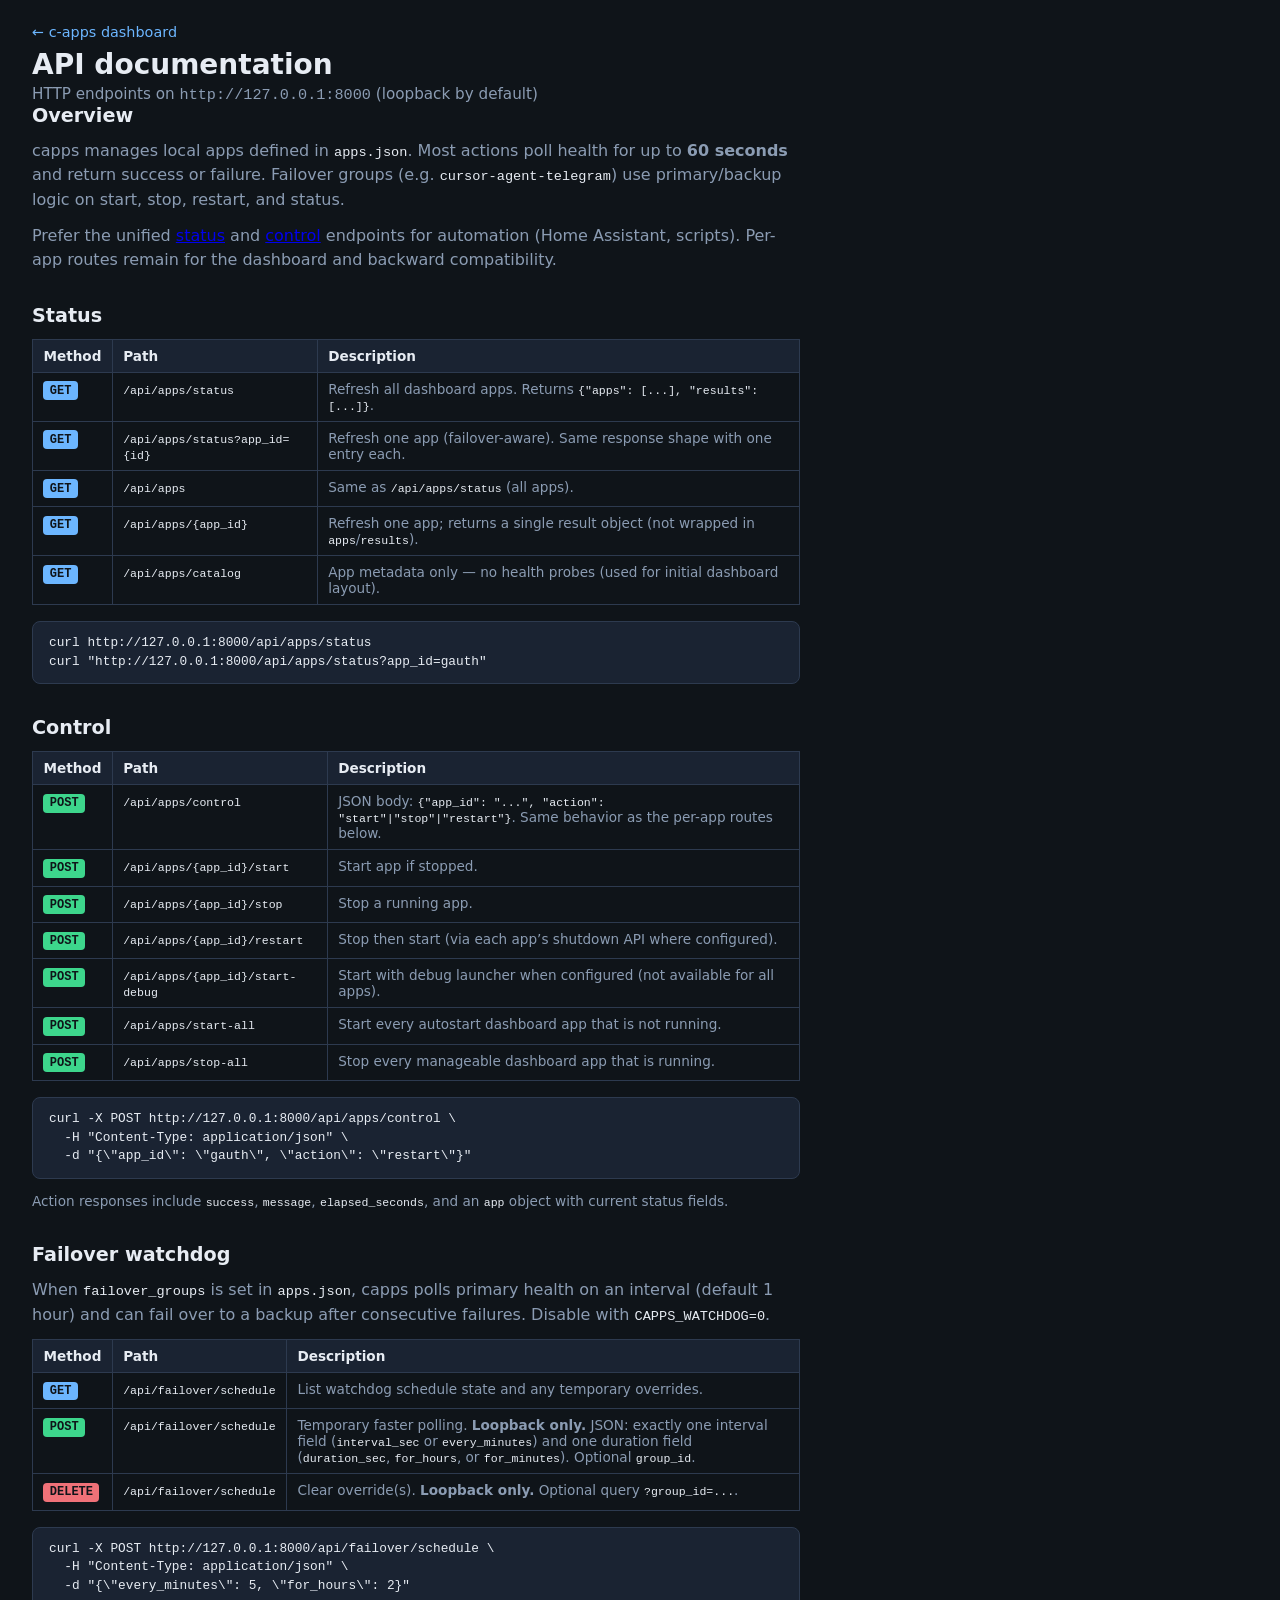
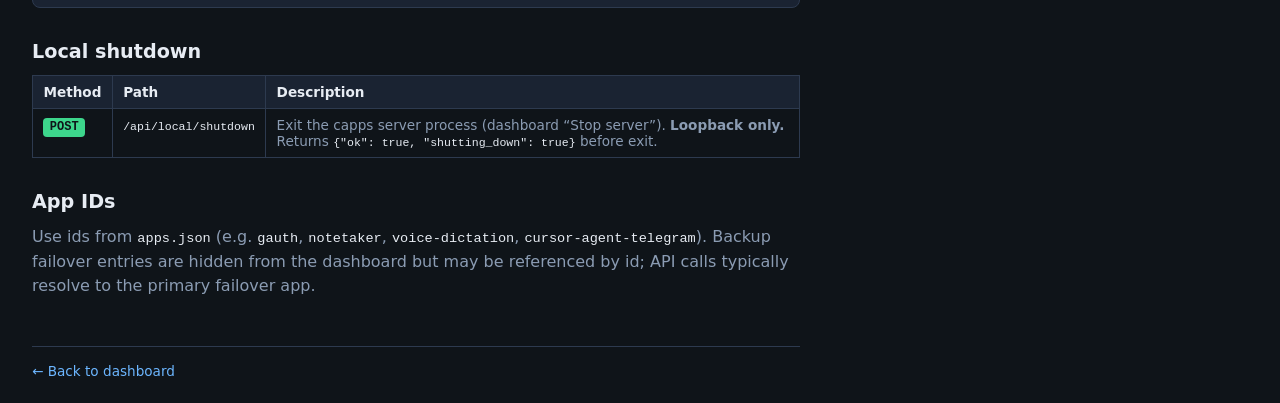
<file: static/docs.html>
<!DOCTYPE html>
<html lang="en">
<head>
  <meta charset="UTF-8" />
  <meta name="viewport" content="width=device-width, initial-scale=1" />
  <title>c-apps API — documentation</title>
  <link rel="stylesheet" href="/static/style.css" />
</head>
<body class="docs-page">
  <header>
    <p class="docs-back"><a href="/">← c-apps dashboard</a></p>
    <h1>API documentation</h1>
    <p class="subtitle">HTTP endpoints on <code>http://127.0.0.1:8000</code> (loopback by default)</p>
  </header>

  <main class="docs-main">
    <section>
      <h2>Overview</h2>
      <p>
        capps manages local apps defined in <code>apps.json</code>. Most actions poll health for up to
        <strong>60 seconds</strong> and return success or failure. Failover groups (e.g.
        <code>cursor-agent-telegram</code>) use primary/backup logic on start, stop, restart, and status.
      </p>
      <p>
        Prefer the unified <a href="#status">status</a> and <a href="#control">control</a> endpoints for
        automation (Home Assistant, scripts). Per-app routes remain for the dashboard and backward compatibility.
      </p>
    </section>

    <section id="status">
      <h2>Status</h2>
      <table class="docs-table">
        <thead>
          <tr><th>Method</th><th>Path</th><th>Description</th></tr>
        </thead>
        <tbody>
          <tr>
            <td><span class="method get">GET</span></td>
            <td><code>/api/apps/status</code></td>
            <td>Refresh all dashboard apps. Returns <code>{"apps": [...], "results": [...]}</code>.</td>
          </tr>
          <tr>
            <td><span class="method get">GET</span></td>
            <td><code>/api/apps/status?app_id={id}</code></td>
            <td>Refresh one app (failover-aware). Same response shape with one entry each.</td>
          </tr>
          <tr>
            <td><span class="method get">GET</span></td>
            <td><code>/api/apps</code></td>
            <td>Same as <code>/api/apps/status</code> (all apps).</td>
          </tr>
          <tr>
            <td><span class="method get">GET</span></td>
            <td><code>/api/apps/{app_id}</code></td>
            <td>Refresh one app; returns a single result object (not wrapped in <code>apps</code>/<code>results</code>).</td>
          </tr>
          <tr>
            <td><span class="method get">GET</span></td>
            <td><code>/api/apps/catalog</code></td>
            <td>App metadata only — no health probes (used for initial dashboard layout).</td>
          </tr>
        </tbody>
      </table>
      <pre class="docs-code">curl http://127.0.0.1:8000/api/apps/status
curl "http://127.0.0.1:8000/api/apps/status?app_id=gauth"</pre>
    </section>

    <section id="control">
      <h2>Control</h2>
      <table class="docs-table">
        <thead>
          <tr><th>Method</th><th>Path</th><th>Description</th></tr>
        </thead>
        <tbody>
          <tr>
            <td><span class="method post">POST</span></td>
            <td><code>/api/apps/control</code></td>
            <td>
              JSON body: <code>{"app_id": "...", "action": "start"|"stop"|"restart"}</code>.
              Same behavior as the per-app routes below.
            </td>
          </tr>
          <tr>
            <td><span class="method post">POST</span></td>
            <td><code>/api/apps/{app_id}/start</code></td>
            <td>Start app if stopped.</td>
          </tr>
          <tr>
            <td><span class="method post">POST</span></td>
            <td><code>/api/apps/{app_id}/stop</code></td>
            <td>Stop a running app.</td>
          </tr>
          <tr>
            <td><span class="method post">POST</span></td>
            <td><code>/api/apps/{app_id}/restart</code></td>
            <td>Stop then start (via each app’s shutdown API where configured).</td>
          </tr>
          <tr>
            <td><span class="method post">POST</span></td>
            <td><code>/api/apps/{app_id}/start-debug</code></td>
            <td>Start with debug launcher when configured (not available for all apps).</td>
          </tr>
          <tr>
            <td><span class="method post">POST</span></td>
            <td><code>/api/apps/start-all</code></td>
            <td>Start every autostart dashboard app that is not running.</td>
          </tr>
          <tr>
            <td><span class="method post">POST</span></td>
            <td><code>/api/apps/stop-all</code></td>
            <td>Stop every manageable dashboard app that is running.</td>
          </tr>
        </tbody>
      </table>
      <pre class="docs-code">curl -X POST http://127.0.0.1:8000/api/apps/control \
  -H "Content-Type: application/json" \
  -d "{\"app_id\": \"gauth\", \"action\": \"restart\"}"</pre>
      <p class="docs-note">
        Action responses include <code>success</code>, <code>message</code>, <code>elapsed_seconds</code>, and
        an <code>app</code> object with current status fields.
      </p>
    </section>

    <section id="failover">
      <h2>Failover watchdog</h2>
      <p>
        When <code>failover_groups</code> is set in <code>apps.json</code>, capps polls primary health on an
        interval (default 1 hour) and can fail over to a backup after consecutive failures. Disable with
        <code>CAPPS_WATCHDOG=0</code>.
      </p>
      <table class="docs-table">
        <thead>
          <tr><th>Method</th><th>Path</th><th>Description</th></tr>
        </thead>
        <tbody>
          <tr>
            <td><span class="method get">GET</span></td>
            <td><code>/api/failover/schedule</code></td>
            <td>List watchdog schedule state and any temporary overrides.</td>
          </tr>
          <tr>
            <td><span class="method post">POST</span></td>
            <td><code>/api/failover/schedule</code></td>
            <td>
              Temporary faster polling. <strong>Loopback only.</strong> JSON: exactly one interval field
              (<code>interval_sec</code> or <code>every_minutes</code>) and one duration field
              (<code>duration_sec</code>, <code>for_hours</code>, or <code>for_minutes</code>). Optional
              <code>group_id</code>.
            </td>
          </tr>
          <tr>
            <td><span class="method delete">DELETE</span></td>
            <td><code>/api/failover/schedule</code></td>
            <td>
              Clear override(s). <strong>Loopback only.</strong> Optional query
              <code>?group_id=...</code>.
            </td>
          </tr>
        </tbody>
      </table>
      <pre class="docs-code">curl -X POST http://127.0.0.1:8000/api/failover/schedule \
  -H "Content-Type: application/json" \
  -d "{\"every_minutes\": 5, \"for_hours\": 2}"</pre>
    </section>

    <section id="local">
      <h2>Local shutdown</h2>
      <table class="docs-table">
        <thead>
          <tr><th>Method</th><th>Path</th><th>Description</th></tr>
        </thead>
        <tbody>
          <tr>
            <td><span class="method post">POST</span></td>
            <td><code>/api/local/shutdown</code></td>
            <td>
              Exit the capps server process (dashboard “Stop server”). <strong>Loopback only.</strong>
              Returns <code>{"ok": true, "shutting_down": true}</code> before exit.
            </td>
          </tr>
        </tbody>
      </table>
    </section>

    <section id="app-ids">
      <h2>App IDs</h2>
      <p>
        Use ids from <code>apps.json</code> (e.g. <code>gauth</code>, <code>notetaker</code>,
        <code>voice-dictation</code>, <code>cursor-agent-telegram</code>). Backup failover entries are hidden
        from the dashboard but may be referenced by id; API calls typically resolve to the primary failover app.
      </p>
    </section>
  </main>

  <footer class="docs-footer">
    <a href="/">← Back to dashboard</a>
  </footer>
</body>
</html>
</file>
<file: static/style.css>
:root {
  --bg: #0f1419;
  --card: #1a2332;
  --text: #e7ecf3;
  --muted: #8b9cb3;
  --up: #3dd68c;
  --down: #f07178;
  --accent: #6cb6ff;
  --border: #2d3a4f;
}

* {
  box-sizing: border-box;
}

body {
  margin: 0;
  min-height: 100vh;
  font-family: "Segoe UI", system-ui, sans-serif;
  background: var(--bg);
  color: var(--text);
  display: flex;
  flex-direction: column;
  padding: 1.5rem 2rem 2rem;
}

header h1 {
  margin: 0 0 0.25rem;
  font-size: 1.75rem;
  font-weight: 600;
}

.subtitle {
  margin: 0;
  color: var(--muted);
  font-size: 0.95rem;
}

.app-list {
  list-style: none;
  padding: 0;
  margin: 1.5rem 0;
  display: flex;
  flex-direction: column;
  gap: 0.75rem;
  flex: 1;
}

.app-card.external {
  border-color: #3d4a5c;
}

.app-card .badge.failover {
  color: #e6b84d;
  border-color: #6a5730;
}

.app-card .badge {
  font-size: 0.65rem;
  font-weight: 600;
  text-transform: uppercase;
  letter-spacing: 0.04em;
  color: var(--muted);
  border: 1px solid var(--border);
  border-radius: 4px;
  padding: 0.1rem 0.35rem;
  vertical-align: middle;
}

.app-card.is-busy {
  outline: 1px solid var(--border);
}

.app-card {
  display: grid;
  grid-template-columns: 1fr auto;
  gap: 0.5rem 1rem;
  align-items: center;
  background: var(--card);
  border: 1px solid var(--border);
  border-radius: 10px;
  padding: 1rem 1.25rem;
}

.app-card h2 {
  margin: 0;
  font-size: 1.1rem;
  font-weight: 600;
}

.app-card h2 a {
  color: var(--accent);
  text-decoration: none;
}

.app-card h2 a:hover {
  text-decoration: underline;
}

.app-desc {
  grid-column: 1;
  margin: 0;
  color: var(--muted);
  font-size: 0.85rem;
}

.app-meta {
  grid-column: 1;
  font-size: 0.8rem;
  color: var(--muted);
}

.app-meta.health-check span {
  font-family: ui-monospace, Consolas, monospace;
  font-size: 0.75rem;
}

.app-actions {
  grid-row: 1 / span 3;
  grid-column: 2;
  display: flex;
  flex-direction: column;
  align-items: flex-end;
  gap: 0.5rem;
}

.status {
  display: inline-flex;
  align-items: center;
  gap: 0.4rem;
  font-size: 0.85rem;
  font-weight: 500;
}

.status::before {
  content: "";
  width: 8px;
  height: 8px;
  border-radius: 50%;
  background: currentColor;
}

.status.up {
  color: var(--up);
}

.status.up-backup {
  color: #e6b84d;
}

.status.down {
  color: var(--down);
}

.status.unknown {
  color: var(--muted);
}

.btn-row {
  display: flex;
  flex-wrap: wrap;
  gap: 0.4rem;
  justify-content: flex-end;
}

.app-card.placeholder {
  color: var(--muted);
}

.app-card.placeholder strong {
  color: var(--text);
}

.app-result {
  grid-column: 1 / -1;
  margin: 0;
  font-size: 0.85rem;
  padding: 0.35rem 0.5rem;
  border-radius: 6px;
}

.app-result[hidden] {
  display: none;
}

.app-result.ok {
  color: var(--up);
  background: rgba(61, 214, 140, 0.1);
}

.app-result.fail {
  color: var(--down);
  background: rgba(240, 113, 120, 0.1);
}

button {
  font: inherit;
  cursor: pointer;
  border: 1px solid var(--border);
  background: #243044;
  color: var(--text);
  border-radius: 6px;
  padding: 0.4rem 0.85rem;
}

button:hover:not(:disabled) {
  background: #2d3d56;
}

button:disabled {
  opacity: 0.5;
  cursor: not-allowed;
}

button.primary {
  background: var(--accent);
  border-color: var(--accent);
  color: #0f1419;
  font-weight: 600;
}

button.primary:hover:not(:disabled) {
  filter: brightness(1.08);
}

button.debug {
  border-color: #5a6d8a;
  color: #c5d4e8;
}

button.debug:hover:not(:disabled) {
  background: #2d3d56;
  border-color: #6cb6ff;
}

footer {
  display: flex;
  align-items: center;
  justify-content: space-between;
  gap: 1rem;
  flex-wrap: wrap;
  color: var(--muted);
  font-size: 0.85rem;
}

.footer-actions {
  display: flex;
  align-items: center;
  gap: 0.5rem;
  flex-wrap: wrap;
}

#updated {
  font-variant-numeric: tabular-nums;
}

.server-footer {
  display: flex;
  justify-content: center;
  margin-top: 0.5rem;
  padding-top: 1rem;
  border-top: 1px solid var(--border);
  flex-direction: column;
  align-items: center;
  gap: 0.75rem;
}

button.danger {
  border-color: #8b3a42;
  background: #3a2228;
  color: #f5c2c7;
}

button.danger:hover:not(:disabled) {
  background: #4a2a32;
  border-color: var(--down);
}

.footer-link {
  color: var(--accent);
  text-decoration: none;
  font-size: 0.85rem;
}

.footer-link:hover {
  text-decoration: underline;
}

.docs-page {
  max-width: 52rem;
}

.docs-back {
  margin: 0 0 0.5rem;
  font-size: 0.9rem;
}

.docs-back a {
  color: var(--accent);
  text-decoration: none;
}

.docs-back a:hover {
  text-decoration: underline;
}

.docs-main section {
  margin-bottom: 2rem;
}

.docs-main h2 {
  margin: 0 0 0.75rem;
  font-size: 1.2rem;
  font-weight: 600;
}

.docs-main p {
  margin: 0 0 0.75rem;
  color: var(--muted);
  line-height: 1.5;
}

.docs-main code {
  font-family: ui-monospace, Consolas, monospace;
  font-size: 0.85em;
  color: var(--text);
}

.docs-table {
  width: 100%;
  border-collapse: collapse;
  font-size: 0.85rem;
  margin-bottom: 1rem;
}

.docs-table th,
.docs-table td {
  border: 1px solid var(--border);
  padding: 0.5rem 0.65rem;
  text-align: left;
  vertical-align: top;
}

.docs-table th {
  background: var(--card);
  color: var(--text);
  font-weight: 600;
}

.docs-table td {
  color: var(--muted);
}

.method {
  display: inline-block;
  font-family: ui-monospace, Consolas, monospace;
  font-size: 0.75rem;
  font-weight: 700;
  padding: 0.15rem 0.4rem;
  border-radius: 4px;
  color: #0f1419;
}

.method.get {
  background: #6cb6ff;
}

.method.post {
  background: #3dd68c;
}

.method.delete {
  background: #f07178;
}

.docs-code {
  margin: 0 0 0.75rem;
  padding: 0.75rem 1rem;
  background: var(--card);
  border: 1px solid var(--border);
  border-radius: 8px;
  overflow-x: auto;
  font-family: ui-monospace, Consolas, monospace;
  font-size: 0.8rem;
  line-height: 1.45;
  color: var(--text);
}

.docs-note {
  font-size: 0.85rem;
}

.docs-footer {
  margin-top: 1rem;
  padding-top: 1rem;
  border-top: 1px solid var(--border);
}

.docs-footer a {
  color: var(--accent);
  text-decoration: none;
  font-size: 0.85rem;
}

.docs-footer a:hover {
  text-decoration: underline;
}
</file>
